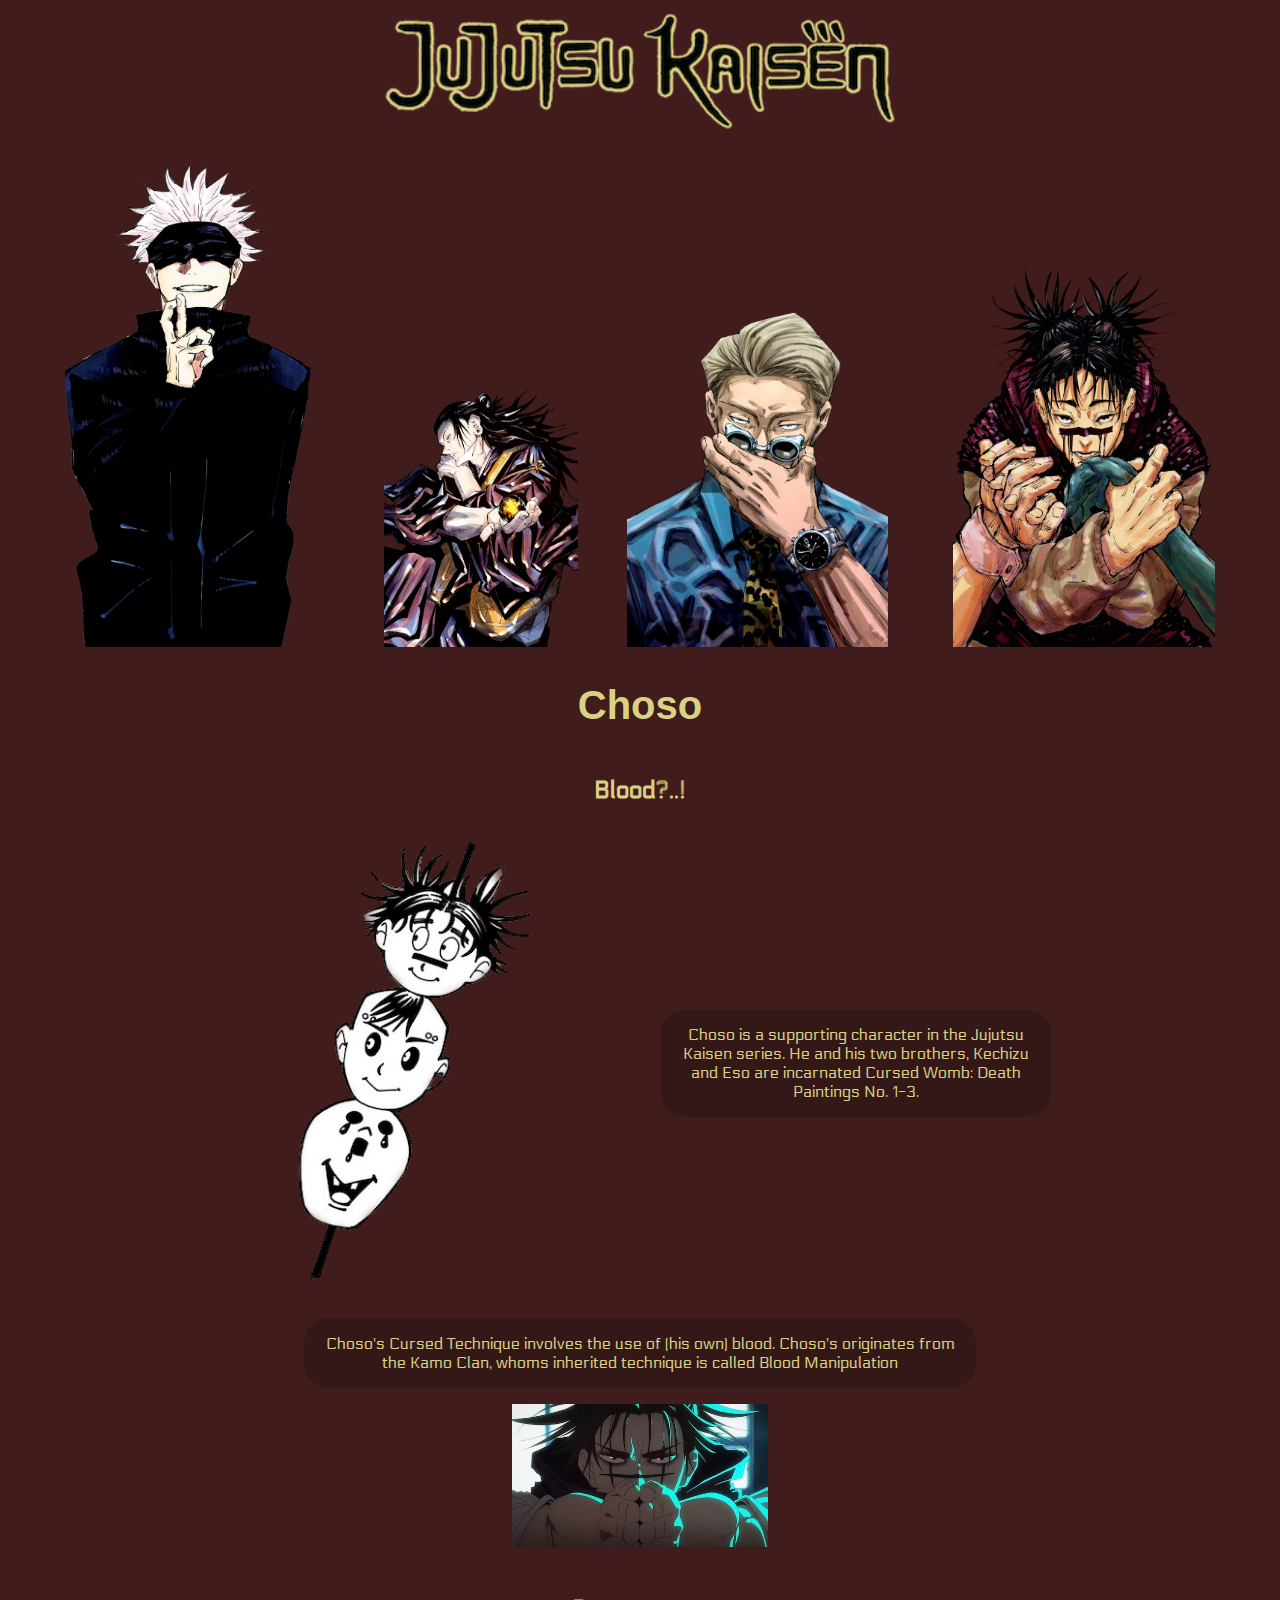
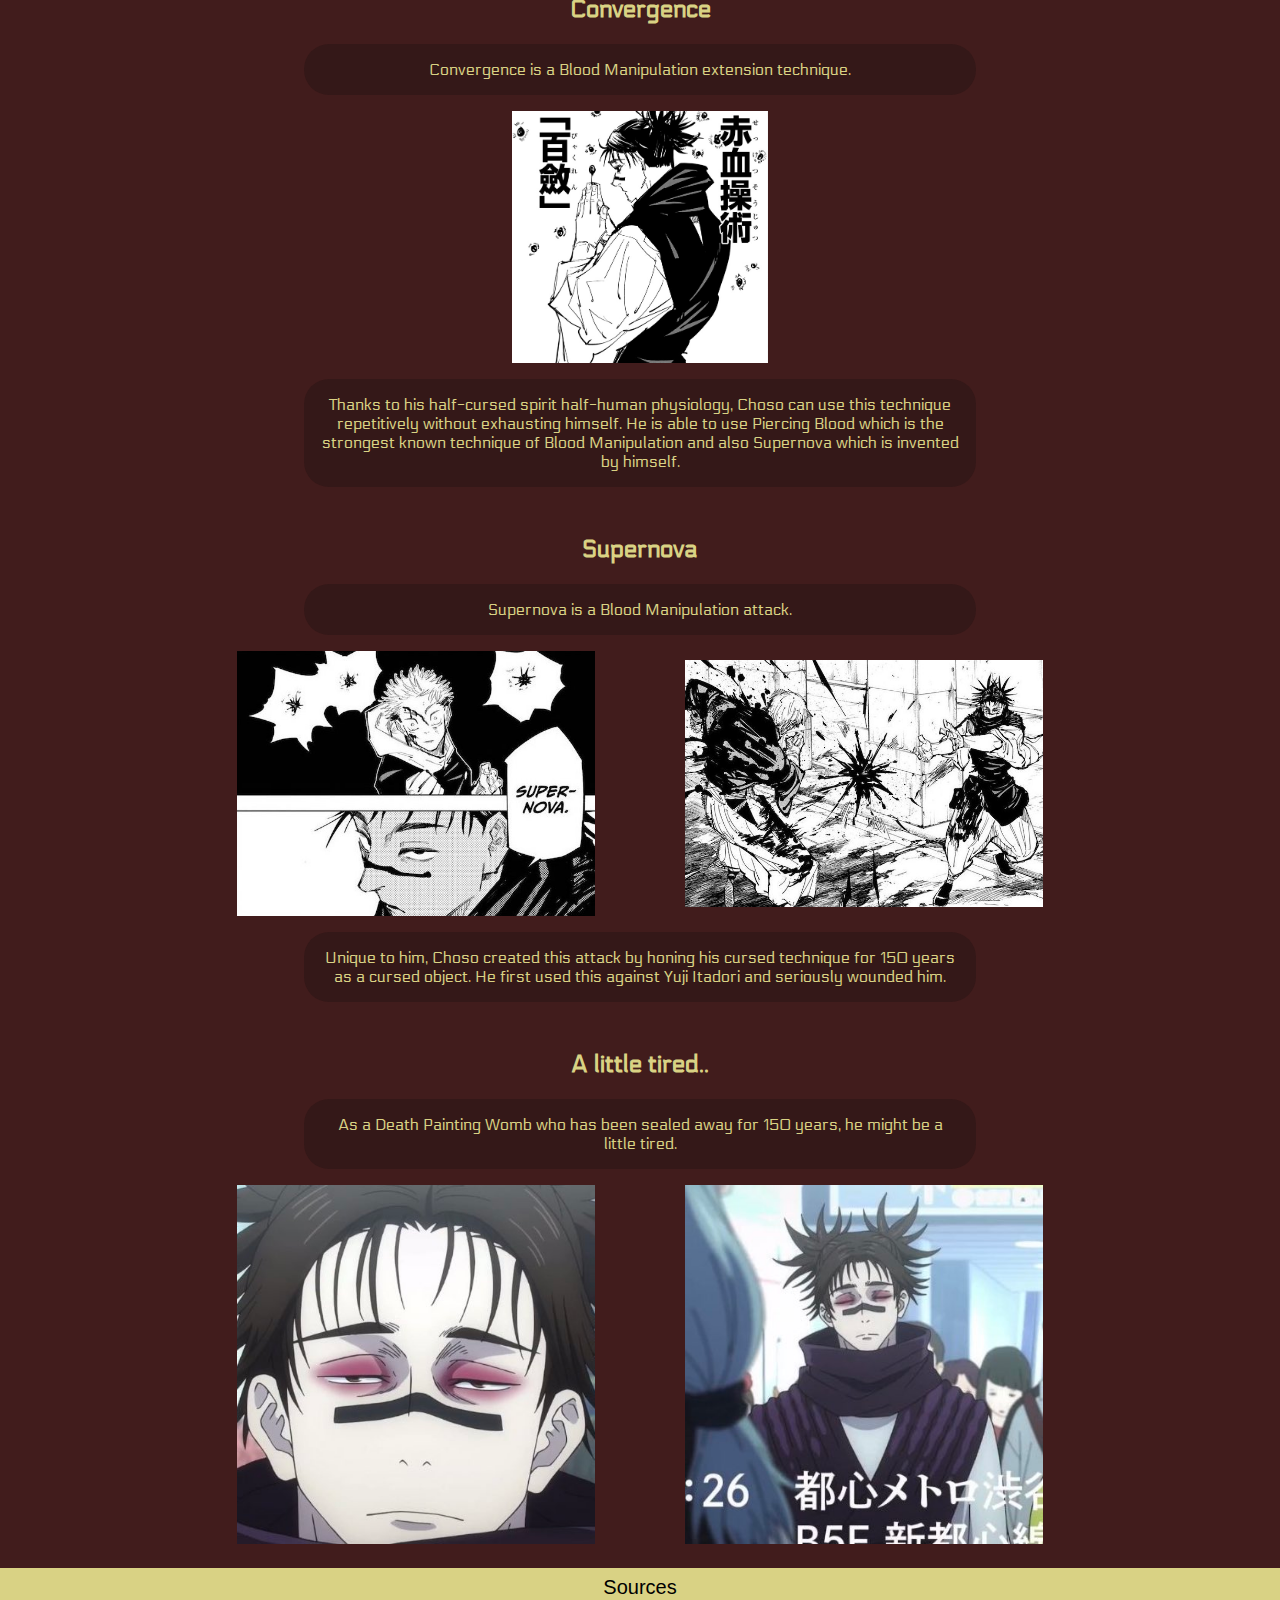
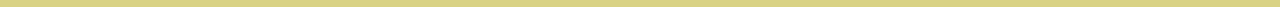
<file: choso.html>
<!DOCTYPE html>
<html lang="en">
<head>
    <meta charset="UTF-8">
    <meta name="viewport" content="width=device-width, initial-scale=1.0">
    <title>Jujutsu Kaisen</title>
    <link rel="stylesheet" href="style/style.css">
    <link rel="icon" type="image/png" href="images/jujutsu_logo_copy.png">
</head>

<body id="choso">
    <header>
        <a href="index.html"><img src="images/jujutsu_kaisen_logo-copy.png" alt="Jujutsu Kaisen logo">Home</a>
    </header>

    <nav>
        <ul>
            <li><a href="gojo.html"><img src="images/satoru_gojo_.png" alt="Gojo Satoru">Gojo</a></li>
            <li><a href="geto.html"><img src="images/suguru_geto.png" alt="Geto Suguru">Geto</a></li>
            <li><a href="nanami.html"><img src="images/kento_nanami.png" alt="Nanami Kento">Nanami</a></li>
            <li><a href="choso.html"><img src="images/choso.png" alt="Choso">Choso</a></li>
        </ul>          
    </nav>

    <main>    
        <h1>Choso</h1>
        <section>
            <h2>Blood?..!</h2>
            <div>
                <img src="images/chosobrothers.png" alt="Choso and his brothers on a stick chapter 103">
                <p>Choso is a supporting character in the Jujutsu Kaisen series. He and his two brothers, Kechizu and Eso are incarnated Cursed Womb: Death Paintings No. 1-3.</p>
            </div>
            <p>Choso's Cursed Technique involves the use of (his own) blood. Choso's originates from the Kamo Clan, whoms inherited technique is called <strong>Blood Manipulation</strong></p>
            <img src="images/chosoct.jpeg" alt="Choso Cursed Technique manga panel">
        </section>

        <section>
            <h2>Convergence</h2>
            <p>Convergence is a Blood Manipulation extension technique.</p>
            <img src="images/chosoconvergence.jpeg" alt="Choso using Convergence">
            <p>Thanks to his half-cursed spirit half-human physiology, Choso can use this technique repetitively without exhausting himself. He is able to use Piercing Blood which is the strongest known technique of Blood Manipulation and also Supernova which is invented by himself.</p>
        </section>

        <section>
            <h2>Supernova</h2>
            <p>Supernova is a Blood Manipulation attack.</p>
            <div>
                <img src="images/chososupernovatwo.jpg" alt="Choso using Supernova against Itadori">
                <img src="images/chososupernovaone.jpg" alt="Choso using Supernova against Naoya">
            </div>
            <p>Unique to him, Choso created this attack by honing his cursed technique for 150 years as a cursed object. He first used this against Yuji Itadori and seriously wounded him.</p>
        </section>

        <section>
            <h2>A little tired..</h2>
            <p>As a Death Painting Womb who has been sealed away for 150 years, he might be a little tired.</p>
            <div>
                <img src="images/chosotiredone.jpg" alt="Choso sleepy">
                <img src="images/chosotiredtwo.jpg" alt="Choso Sleepy">
            </div>
        </section>
    </main>

    <footer>
        <a href="sources.html">Sources</a>
    </footer>
</body>
</html>
</file>
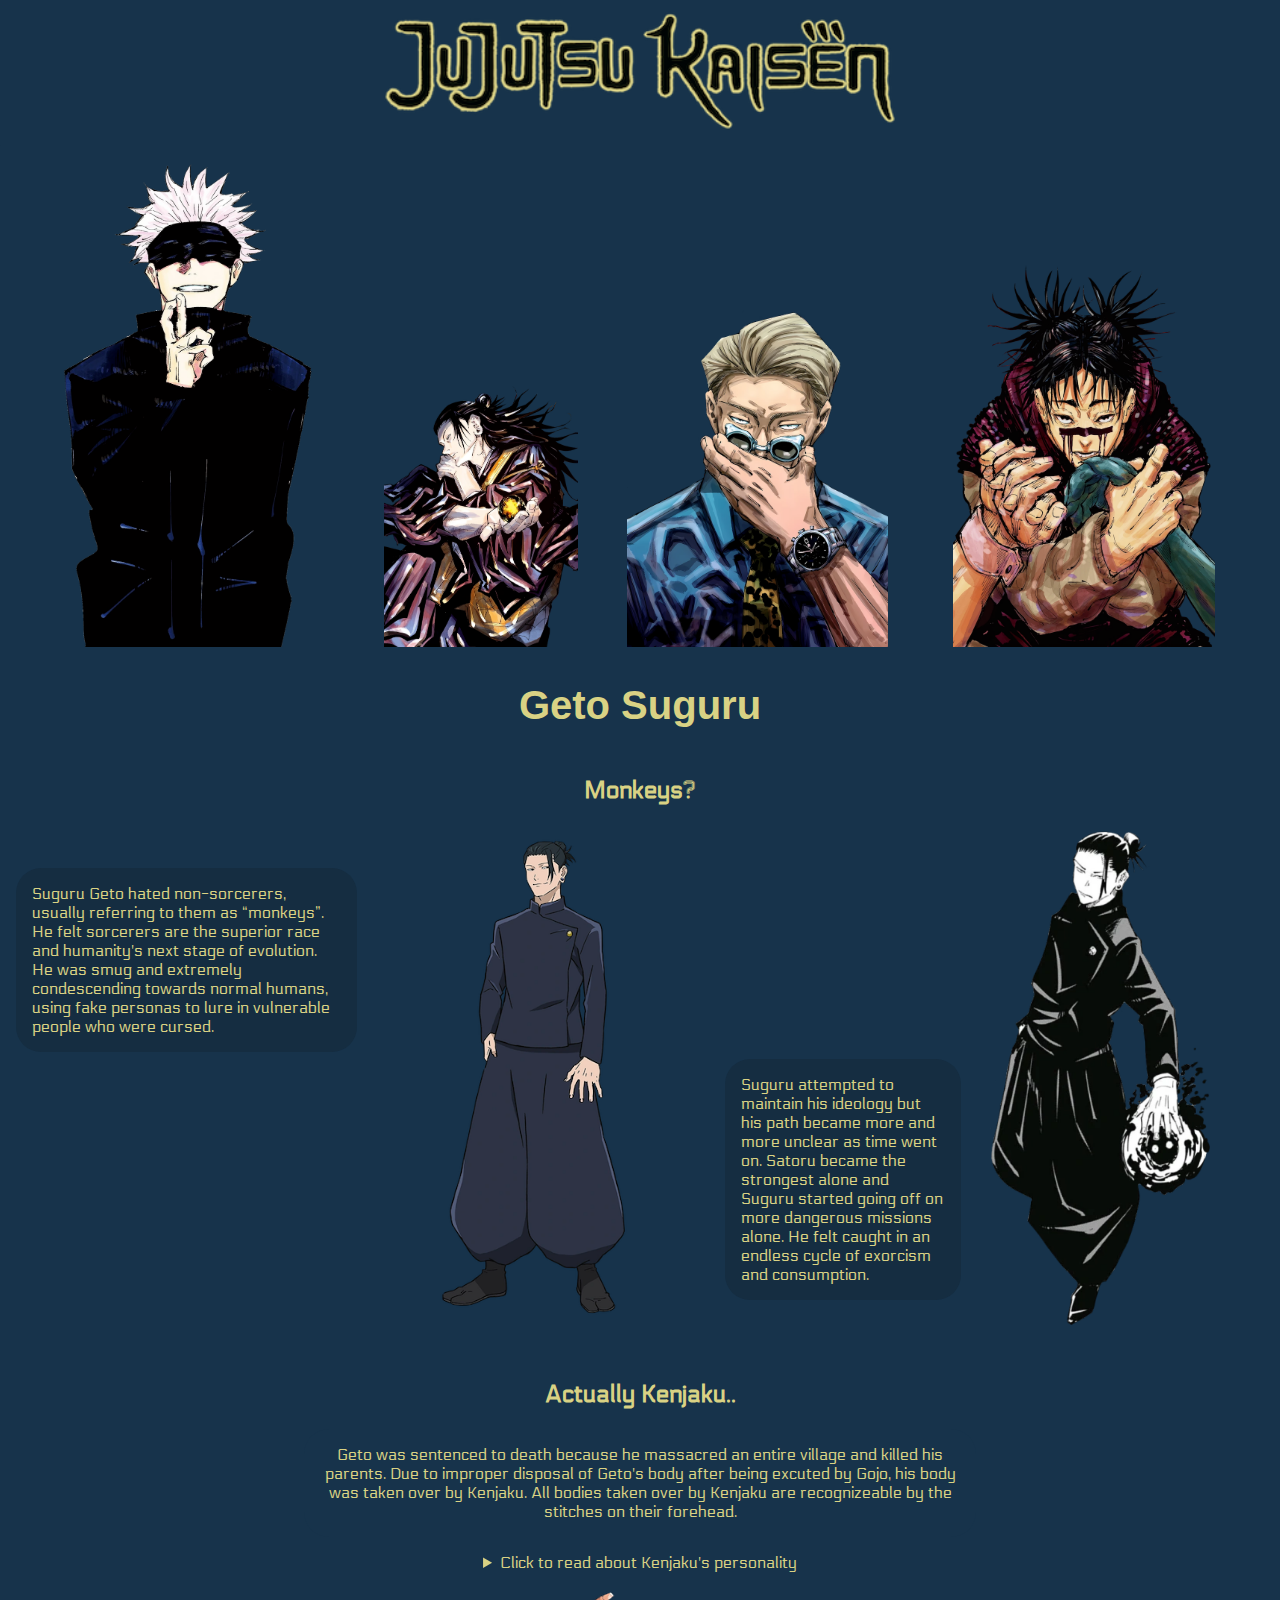
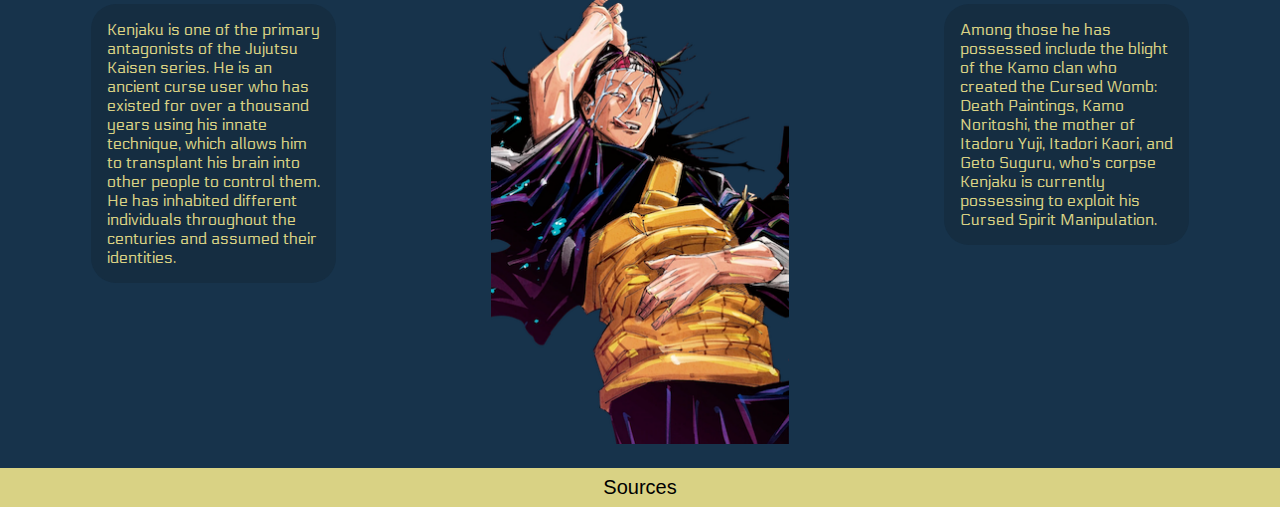
<file: geto.html>
<!DOCTYPE html>
<html lang="en">
<head>
    <meta charset="UTF-8">
    <meta name="viewport" content="width=device-width, initial-scale=1.0">
    <title>Jujutsu Kaisen</title>
    <link rel="stylesheet" href="style/style.css">
    
    <link rel="icon" type="image/png" href="images/jujutsu_logo_copy.png">

<body id="geto">
    <header>
        <a href="index.html"><img src="images/jujutsu_kaisen_logo-copy.png" alt="Jujutsu Kaisen logo">Home</a>
    </header>

    <nav>
        <ul>
            <li><a href="gojo.html"><img src="images/satoru_gojo_.png" alt="Gojo Satoru">Gojo</a></li>
            <li><a href="geto.html"><img src="images/suguru_geto.png" alt="Geto Suguru">Geto</a></li>
            <li><a href="nanami.html"><img src="images/kento_nanami.png" alt="Nanami Kento">Nanami</a></li>
            <li><a href="choso.html"><img src="images/choso.png" alt="Choso">Choso</a></li>
        </ul>          
    </nav>

    <main> 
        <h1>Geto Suguru</h1>
        <section>
            <h2>Monkeys?</h2>
            <div class="outer-box">
                <div class="inner-box-one">
                    <div class="width-p"><p>Suguru Geto hated non-sorcerers, usually referring to them as <q>monkeys</q>. He felt sorcerers are the superior race and humanity's next stage of evolution. He was smug and extremely condescending towards normal humans, using fake personas to lure in vulnerable people who were cursed.</p></div>
                    <div><img src="images/suguruteenanime.png" alt="Geto Character design anime"></div>
                </div>
                <div class="inner-box-two">
                    <div class="width-p"><p>Suguru attempted to maintain his ideology but his path became more and more unclear as time went on. Satoru became the strongest alone and Suguru started going off on more dangerous missions alone. He felt caught in an endless cycle of exorcism and consumption.</p></div>
                    <div><img src="images/suguru_geto_teen.png" alt="Geto Character design manga"></div>
                </div>
            </div>
        </section>

        <section>
            <h2>Actually Kenjaku..</h2>
            <p class="no-backgroundcolor">Geto was sentenced to death because he massacred an entire village and killed his parents. Due to improper disposal of Geto's body after being excuted by Gojo, his body was taken over by Kenjaku. All bodies taken over by Kenjaku are recognizeable by the stitches on their forehead.</p>
            <details>
                <summary>Click to read about Kenjaku's personality</summary>
                <p>While Kenjaku is uncaring and aloof when it comes to things that disinterest him, he's very talkative when it comes to himself or his interests. Kenjaku has a habit of going on long monologues and enjoys drawing out small talk without anyone, even his enemies. This can vary from casually educating someone on the state of the world or ruthlessly taunting his opponents. Kenjaku's demeanor is often optimistic and outspoken, but it carries an aura of condescension, which often infuriates those he is talking to, even his allies.</p>
                <img src="images/kenjakulol.jpeg" alt="Kenjaku trolling Jogo">
                <p>Uraume in particular finds Kenjaku annoying and doesn't enjoy his company at all despite them being longtime comrades. Kenjaku is unapologetically arrogant because he possesses skills that back it up. This empowers him to carry his aura of superiority into dangerous situations. He will attack and severely injure someone all while casually explaining his ideals, goals, or abilities as if he's educating them. Even when faced with Gojo, Kenjaku made jokes and casually taunted him as if Gojo didn't confront him with the intent to kill.</p>
            </details>
            <div>
                <div><p>Kenjaku is one of the primary antagonists of the Jujutsu Kaisen series. He is an ancient curse user who has existed for over a thousand years using his innate technique, which allows him to transplant his brain into other people to control them. He has inhabited different individuals throughout the centuries and assumed their identities.</p></div>
                <div><img src="images/kenjaku.png" alt="Kenjaku"></div>
                <div><p>Among those he has possessed include the blight of the Kamo clan who created the Cursed Womb: Death Paintings, Kamo Noritoshi, the mother of Itadoru Yuji, Itadori Kaori, and Geto Suguru, who's corpse Kenjaku is currently possessing to exploit his Cursed Spirit Manipulation.</p></div>
            </div>
        </section>
    </main>

    <footer>
        <a href="sources.html">Sources</a> 
    </footer>
</body>
</html>
</file>
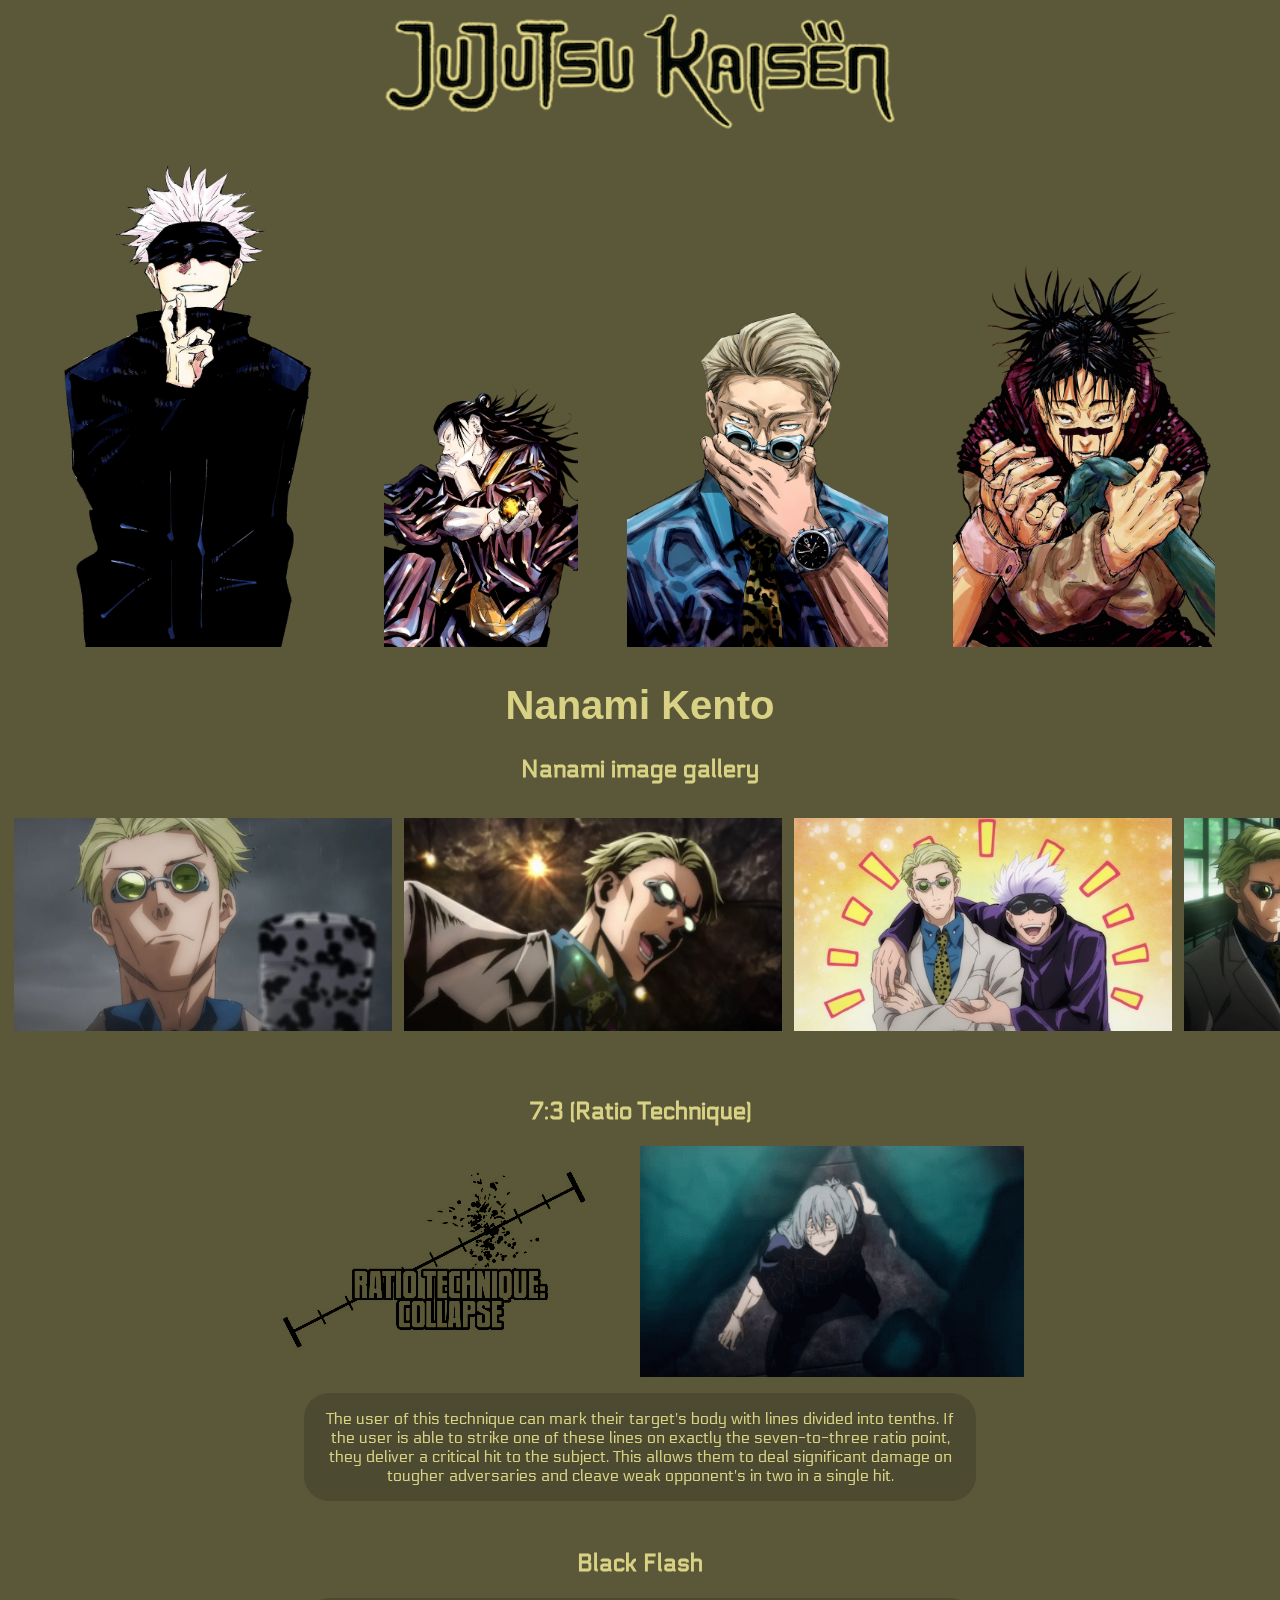
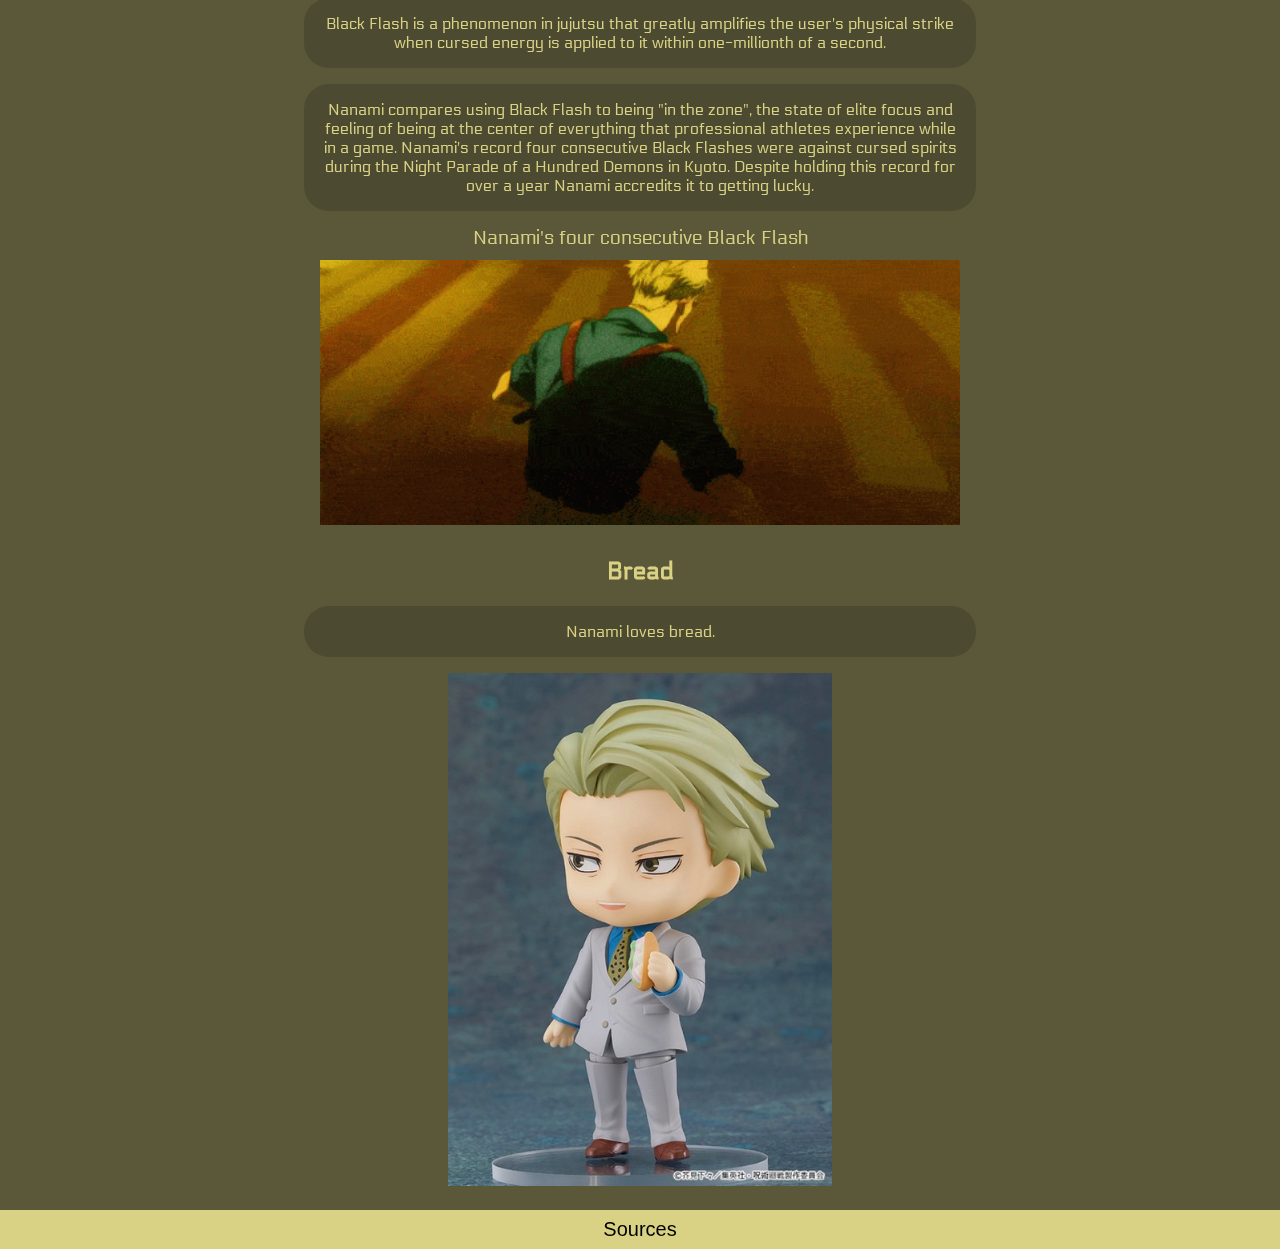
<file: nanami.html>
<!DOCTYPE html>
<html lang="en">
<head>
    <meta charset="UTF-8">
    <meta name="viewport" content="width=device-width, initial-scale=1.0">
    <title>Jujutsu Kaisen</title>
    <link rel="stylesheet" href="style/style.css">
    <link rel="icon" type="image/png" href="images/jujutsu_logo_copy.png">
</head>

<body id="nanami">
    <header>
        <a href="index.html"><img src="images/jujutsu_kaisen_logo-copy.png" alt="Jujutsu Kaisen logo">Home</a>
    </header>

    <nav>
        <ul>
            <li><a href="gojo.html"><img src="images/satoru_gojo_.png" alt="Gojo Satoru">Gojo</a></li>
            <li><a href="geto.html"><img src="images/suguru_geto.png" alt="Geto Suguru">Geto</a></li>
            <li><a href="nanami.html"><img src="images/kento_nanami.png" alt="Nanami Kento">Nanami</a></li>
            <li><a href="choso.html"><img src="images/choso.png" alt="Choso">Choso</a></li>
        </ul>          
    </nav>

    <main>        
        <section>
            <h1>Nanami Kento</h1>
        </section>

        <section>
            <h2>Nanami image gallery</h2>
            <div>
                <img src="images/nanamione.jpeg" alt="Nanami with his blade">
                <img src="images/nanamitwo.jpeg" alt="Nanami explaining his Cursed Technique">
                <img src="images/nanamithree.jpeg" alt="Nanami with Gojo">
                <img src="images/nanamifour.jpeg" alt="Nanami with Gojo">
                <img src="images/nanamifive.jpeg" alt="Nanami with Itadori">
                <img src="images/nanamisix.jpeg" alt="Teen Nanami with Haibara">
            </div>   
        </section>

        <section>
            <h2>7:3 (Ratio Technique)</h2>
            <div>
                <img src="images/ratiotechnique_.jpg" alt="Ratio Technique manga panel">
                <img src="images/nanami-nanami-kento.gif" alt="Nanami using Ratio Technique against Mahito">
            </div>
            <p>The user of this technique can mark their target's body with lines divided into tenths. If the user is able to strike one of these lines on exactly the seven-to-three ratio point, they deliver a critical hit to the subject. This allows them to deal significant damage on tougher adversaries and cleave weak opponent's in two in a single hit.
            </p>
        </section>

        <section>
            <h2>Black Flash</h2>
            <p>Black Flash is a phenomenon in jujutsu that greatly amplifies the user's physical strike when cursed energy is applied to it within one-millionth of a second.</p>
            <p>Nanami compares using Black Flash to being "in the zone", the state of elite focus and feeling of being at the center of everything that professional athletes experience while in a game. Nanami's record four consecutive Black Flashes were against cursed spirits during the Night Parade of a Hundred Demons in Kyoto. Despite holding this record for over a year Nanami accredits it to getting lucky.</p>
            <h3><strong>Nanami's four consecutive Black Flash</strong></h3>
            <img src="images/nanamiblackflash.gif" alt="Nanami's four consecutive Black Flash">
        </section>

        <section>
            <h2>Bread</h2>
            <p>Nanami loves bread.</p>
            <img src="images/nanamibread.jpeg" alt="Nanami Nendo holding bread">
        </section>
    </main>

    <footer>
        <a href="sources.html">Sources</a>
    </footer>
</body>
</html>
</file>
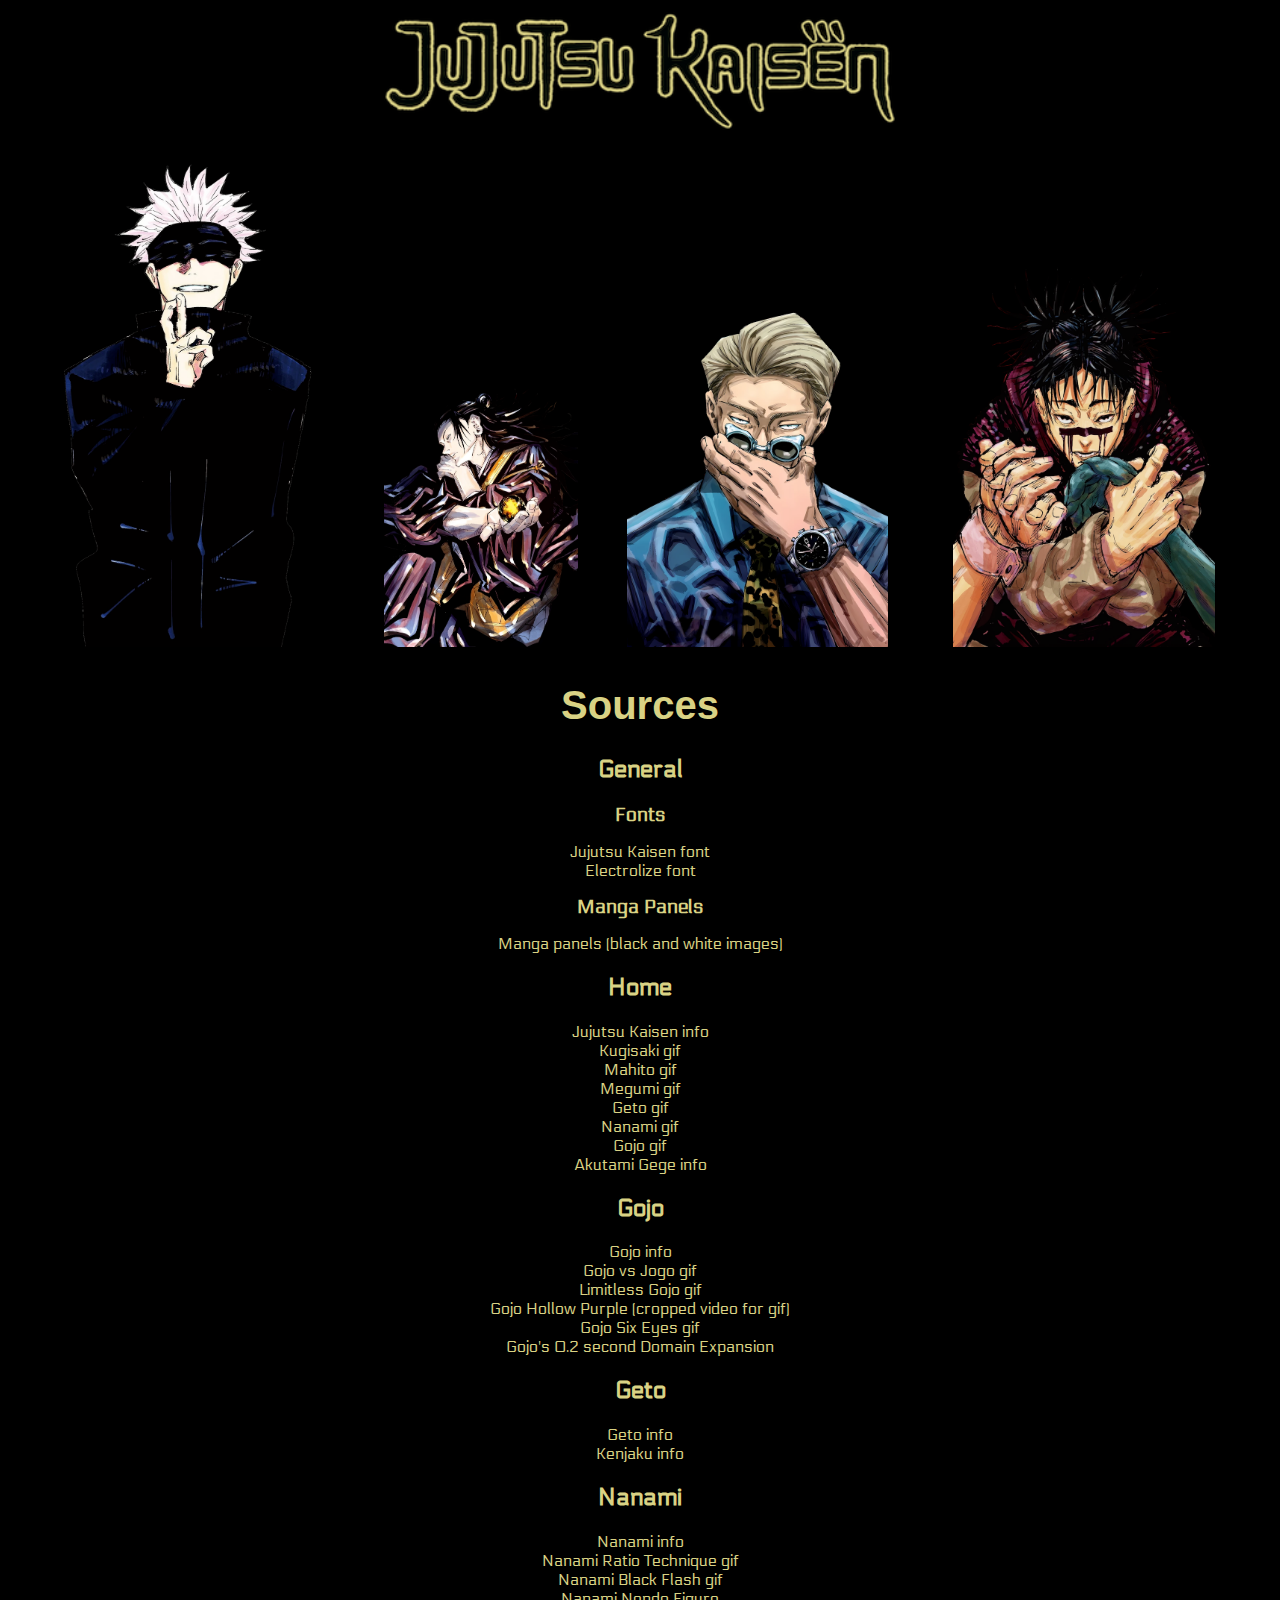
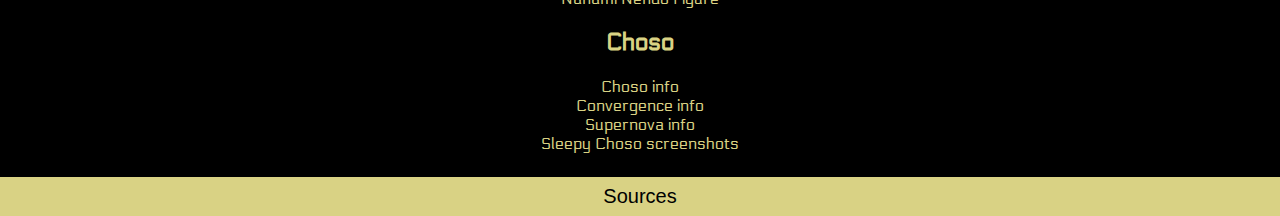
<file: sources.html>
<!DOCTYPE html>
<html lang="en">
<head>
    <meta charset="UTF-8">
    <meta name="viewport" content="width=device-width, initial-scale=1.0">
    <title>Jujutsu Kaisen</title>
    <link rel="stylesheet" href="style/style.css">
    <link rel="icon" type="image/png" href="images/jujutsu_logo_copy.png">
</head>

<body id="sources">
    <header>
        <a href="index.html"><img src="images/jujutsu_kaisen_logo-copy.png" alt="Jujutsu Kaisen logo">Home</a>
    </header>

    <nav>
        <ul>
            <li><a href="gojo.html"><img src="images/satoru_gojo_.png" alt="Gojo Satoru">Gojo</a></li>
            <li><a href="geto.html"><img src="images/suguru_geto.png" alt="Geto Suguru">Geto</a></li>
            <li><a href="nanami.html"><img src="images/kento_nanami.png" alt="Nanami Kento">Nanami</a></li>
            <li><a href="choso.html"><img src="images/choso.png" alt="Choso">Choso</a></li>
        </ul>          
    </nav>


    <main>
        <h1>Sources</h1>
        <section>
            <h2>General</h2>
            <h3>Fonts</h3>
            <ul>
                <li><a href="https://www.fontget.com/font/jujutsu-kaisen/">Jujutsu Kaisen font</a></li>
                <li><a href="https://fonts.google.com/specimen/Electrolize?preview.size=22">Electrolize font</a></li>
            </ul>
            <h3>Manga Panels</h3>
            <ul>
                <li><a href="https://mangaplus.shueisha.co.jp/titles/100034">Manga panels (black and white images)</a></li>
            </ul>
        </section>

        <section>
            <h2>Home</h2>
            <ul>
                <li><a href="https://jujutsu-kaisen.fandom.com/wiki/Jujutsu_Kaisen_Wiki">Jujutsu Kaisen info</a></li>
                <li><a href="https://tenor.com/nl/view/kugisaki-kugisaki-nobara-jujutsu-kaisen-cursed-technique-itadori-yuji-gif-25702259">Kugisaki gif</a></li>
                <li><a href="https://jujutsu-kaisen.fandom.com/wiki/Junpei_Yoshino?file=Mahito_transfigures_Junpei.gif">Mahito gif</a></li>
                <li><a href="https://josukkes.tumblr.com/post/631097852084568064/fushiguro-megumis-demon-dogs-jujutsu-kaisen-ep1">Megumi gif</a></li>
                <li><a href="https://tenor.com/nl/view/geto-suguru-geto-jujutsu-kaisen-jujutsu-kaisen-season-2-jujutsu-kaisen-2-gif-4445689935808944491">Geto gif</a></li>
                <li><a href="https://tenor.com/nl/view/jujutsu-kaisen-nanami-kento-nanami-jujutsu-kaisen-gif-19476529?utm_source=share-button&utm_medium=Social&utm_content=pinterest">Nanami gif</a></li>
                <li><a href="https://tenor.com/nl/view/jjk-jujutsu-kaisen-gojo-limitless-infinity-gif-20560394">Gojo gif</a></li>
                <li><a href="https://jujutsu-kaisen.fandom.com/wiki/Gege_Akutami">Akutami Gege info</a></li>
            </ul>
        </section>

        <section>
            <h2>Gojo</h2>
            <ul>
                <li><a href="https://jujutsu-kaisen.fandom.com/wiki/Satoru_Gojo">Gojo info</a></li>
                <li><a href="https://tenor.com/nl/view/jujutsu-kaisen-jujutsu-kaisen-gojo-satoru-vs-jogo-gojo-gif-19199327">Gojo vs Jogo gif</a></li>
                <li><a href="https://tenor.com/nl/view/limitless-gojo-jujutsu-kaisen-gif-24581978">Limitless Gojo gif</a></li>
                <li><a href="https://www.youtube.com/watch?v=681CSNWNubk&ab_channel=OtakuGaming">Gojo Hollow Purple (cropped video for gif)</a></li>
                <li><a href="https://allbluesanji.tumblr.com/post/726066480363536384">Gojo Six Eyes gif</a></li>
                <li><a href="https://www.youtube.com/watch?v=7C8VrTJr9qU&ab_channel=Animeiko">Gojo's 0.2 second Domain Expansion</a></li>
            </ul>
        </section>

        <section>
            <h2>Geto</h2>
            <ul>
                <li><a href="https://jujutsu-kaisen.fandom.com/wiki/Suguru_Geto">Geto info</a></li>
                <li><a href="https://jujutsu-kaisen.fandom.com/wiki/Kenjaku">Kenjaku info</a></li>
            </ul>
            
        </section>

        <section>
            <h2>Nanami</h2>
            <ul>
                <li><a href="https://jujutsu-kaisen.fandom.com/wiki/Kento_Nanami">Nanami info</a></li>
                <li><a href="https://tenor.com/nl/view/nanami-nanami-kento-jujutsu-jujutsu-kaisen-ratio-technique-gif-25814342">Nanami Ratio Technique gif</a></li>
                <li><a href="https://tenor.com/nl/view/nanami-slash-jujutsu-kaisen0-jjk0-kento-nanami-gif-24409624">Nanami Black Flash gif</a></li>
                <li><a href="https://www.goodsmile.info/en/product/12289/Nendoroid+Kento+Nanami.html?utm_term=GoodSmile_US&utm_content=NendoroidKentoNanami&utm_campaign=fe4b5554770640cba6a52a34a5c58ac9-755974370&utm_medium=twitter&utm_source=social">Nanami Nendo Figure</a></li>
            </ul>
        </section>

        <section>
            <h2>Choso</h2>
            <ul>
                <li><a href="https://jujutsu-kaisen.fandom.com/wiki/Choso">Choso info</a></li>
                <li><a href="https://jujutsu-kaisen.fandom.com/wiki/Convergence">Convergence info</a></li>
                <li><a href="https://jujutsu-kaisen.fandom.com/wiki/Supernova">Supernova info</a></li>
                <li><a href="https://www.crunchyroll.com/watch/GK9U3DEMN/pandemonium">Sleepy Choso screenshots</a></li>
            </ul>
        </section>

    </main>

    <footer>
        <a href="sources.html">Sources</a>
    </footer>
</body>
</html>
</file>
<file: style/style.css>
@font-face {
    font-family: 'jujutsu kaisen';
    src:url('../fonts/jujutsukaisen.woff2') format('woff2'),
        url('../fonts/jujutsukaisen.woff') format('woff');
    font-weight: normal;
    font-style: normal;
}

@font-face {
    font-family: 'electrolize';
    src:url('../fonts/electrolize.woff2') format('woff2');
    font-weight: normal;
    font-style: normal;
}

body {
    margin: 0;
    background-color: black;
    color: rgba(217,210,132,129);
}

header img {
    display: block;
    margin-left: auto;
    margin-right: auto;
    width: 40%;
    transition: all .2s ease-in-out;
}

header img:hover, footer a:hover {
    transform: scale(1.1);
}

/* https://www.w3schools.com/howto/howto_css_shake_image.asp */
nav img:hover {
    animation: shake 0.5s;
    animation-iteration-count: infinite;
}

/* https://www.w3schools.com/howto/howto_css_shake_image.asp */
@keyframes shake {
    0% { transform: translate(1px, 1px) rotate(0deg); }
    10% { transform: translate(-1px, -2px) rotate(-1deg); }
    20% { transform: translate(-3px, 0px) rotate(1deg); }
    30% { transform: translate(3px, 2px) rotate(0deg); }
    40% { transform: translate(1px, -1px) rotate(1deg); }
    50% { transform: translate(-1px, 2px) rotate(-1deg); }
    60% { transform: translate(-3px, 1px) rotate(0deg); }
    70% { transform: translate(3px, 1px) rotate(-1deg); }
    80% { transform: translate(-1px, -1px) rotate(1deg); }
    90% { transform: translate(1px, 2px) rotate(0deg); }
    100% { transform: translate(1px, -2px) rotate(-1deg); }
}

header a, nav a {
    color: black;
    font-size: 0.1px;
}

nav ul {
    display: flex;
    align-items: end;
    margin-left: 4.5%;
    margin-bottom: 2em;
}

nav ul li a {
    text-decoration: none;
}

nav ul li img {
    width: 80%;
}

h1 {
    font-family: 'jujutsu kaisen', 'Gill Sans', 'Gill Sans MT', 'Trebuchet MS', sans-serif;
    font-size: 2.5em;
    text-align: center;
}

h2 {
    font-family: 'electrolize', 'Gill Sans', 'Gill Sans MT', 'Trebuchet MS', sans-serif;
    text-align: center;
    font-size: 1.5em;
}

h3 {
    font-family: 'electrolize', 'Gill Sans', 'Gill Sans MT', 'Trebuchet MS', sans-serif;
    text-align: center;
    font-size: 1.2em;
    margin: 0.563em;
}

p {
    font-family: 'electrolize', 'Gill Sans', 'Gill Sans MT', 'Trebuchet MS', sans-serif;
    font-size: 1em;
}

strong {
    font-size: 1em;
    font-weight: normal;
}

ul {
    list-style: none;
    padding-inline-start: 0;
}

footer {
    border: 0.125em;
    padding: 0.5em;
    background-color: rgba(217,210,132,129);
    margin-top: 1.5em;
}

footer a {
    color: black;
    font-family: 'jujutsu kaisen', 'Gill Sans', 'Gill Sans MT', 'Trebuchet MS', sans-serif;
    font-size: 1.25em;
    display: flex;
    align-items: center;
    justify-content: center;
    text-decoration: none;
    transition: all .2s ease-in-out;
}

body#home h2, body#home h3, body#gojo h2, body#gojo h3, body#geto h2, body#choso h2 {
    margin-top: 2em;
}

body#home img {
    margin-top: 0;
}

body#home p, body#gojo p, body#nanami p, body#choso p, body#geto section:nth-child(3) p, body#sources p {
    margin-left: auto;
    margin-right: auto;
    width: 50%;
    text-align: center;
}

body#home main section ul {
    display: flex;
    justify-content: space-evenly;
    min-width: 50%;
}

body#home main section ul li {
    font-family: 'jujutsu kaisen', 'Gill Sans', 'Gill Sans MT', 'Trebuchet MS', sans-serif;
    font-size: 1.5em;
}

body#home main img {
    width:16.5%;
}

body#home main section:nth-child(3) img {
    width:13%;
}

body#home section div {
    display: flex;
    justify-content: space-evenly;
    align-items: center;
}

body#home .gif {
    display: block;
    width: 30%;
    margin-left: auto;
    margin-right: auto;
    margin-bottom: 2em;
    padding: 1em;
    border: thick double rgba(217,210,132,129);
}

body#gojo {
    background-color: rgb(53, 39, 60);
}

body#gojo p {
    background-color: rgb(43, 30, 49);
}

body#gojo p, body#geto p, body#nanami p, body#choso p {
    border-radius: 1.563em;
    height: fit-content;
    padding: 1em
}

body#gojo header a, body#gojo nav a{
    color: rgb(53, 39, 60);
}

body#gojo main div div, body#gojo main section div  {
    display: flex;
    align-items: center;
    justify-content: center;
}

body#gojo main section div img {
    width: 20%;
    height: fit-content;
    margin: 0;
}

@media (max-width: 800px) {
    body#gojo main section div img {
        width: 50%;
    }
}

body#gojo section img, body#gojo video {
    display: block;
    width: 30%;
    margin-left: auto;
    margin-right: auto;
}

@media (max-width: 800px) {
    body#gojo video, body#gojo section img {
        width: 70%;
    }
}

body#geto, body#geto .no-backgroundcolor {
    background-color: rgb(23, 51, 75);
}

body#geto header a, body#geto nav a {
    color: rgb(23, 51, 75);
}

body#geto p {
    background-color: rgb(21, 45, 65);
}

body#geto .outer-box {
    width: 95%;
    display: flex;
    align-items: center;
    justify-content: center;
    margin-bottom: 2em;
}

body#geto .inner-box-one {
    width: 70%;
    display: flex;
    align-items: start;
}

body#geto .inner-box-two {
    width: 50%;
    display: flex;
    align-items: end;
}

body#geto .inner-box-one img, body#geto .inner-box-two img {
    width: 100%;
}

body#geto .width-p {
    margin: 1em;
    width: 60%;
}

@media (max-width: 800px) {
    body#geto .outer-box {
      flex-direction: column;
    }
}

@media (max-width: 800px) {
    body#geto .inner-box-one, body#geto .inner-box-two {
        flex-direction: column;
        width: 100%;
    }
}

body#geto section:nth-child(3) div {
    display: flex;
    width: 100%;
    height: fit-content;
}

body#geto section:nth-child(3) div img {
    display: block;
    margin-left: auto;
    margin-right: auto;
    width: 70%;
}

body#geto section:nth-child(3) div p {
    text-align: start;
}

@media (max-width: 800px) {
    body#geto section:nth-child(3) div {
      flex-direction: column;
    }
}

body#geto details {
    font-family: 'electrolize', 'Gill Sans', 'Gill Sans MT', 'Trebuchet MS', sans-serif;
    text-align: center;
    font-size: 1em; 
    margin-bottom: 1em;
}

body#nanami {
    background-color: rgb(91, 88, 57);   
}

body#nanami header a, body#nanami nav a {
    color: rgb(91, 88, 57);
}

/* https://www.w3schools.com/howto/howto_css_image_gallery_scroll.asp */
body#nanami section:nth-child(2) div {
    overflow: auto;
    white-space: nowrap;
    padding: 0.625em;
}

body#nanami section:nth-child(2) div img {
    width: 30%;
    padding: 0.25em;
}

body#nanami p {
    background-color: rgb(76, 74, 49);
}

body#nanami main section:nth-child(3), body#nanami main section:nth-child(4) {
    margin-top: 3em;
}

body#nanami main section:nth-child(3) div, body#choso section:nth-of-type(4) div, body#choso section:nth-of-type(5) div {
    display: flex;
    justify-content: center;
}

body#nanami main section:nth-child(3) div img {
    width: 30%;
}

body#nanami main section:nth-child(3) div img:first-of-type {
    mix-blend-mode: color-burn;
}

body#nanami main section:nth-child(4) img {
    display: block;
    width: 50%;
    margin-left: auto;
    margin-right: auto;
    margin-bottom: 2em;
}

body#nanami main section:last-of-type img {
    display: block;
    width: 30%;
    margin-left: auto;
    margin-right: auto;
}

body#choso {
    background-color: rgb(65, 28, 28);
}

body#choso header a, body#choso nav a {
    color: rgb(65, 28, 28);
}

body#choso p {
    background-color: rgb(52, 24, 24);
}

body#choso section div {
    display: flex; 
    min-width: 50%;
    max-width: 70%;
    align-items: center;
    margin-left: auto;
    margin-right: auto;
}

body#choso section div p {
    width: 40%;
}

body#choso section img {
    display: block;
    width: 20%;
    margin-left: auto;
    margin-right: auto;
}

body#choso section:nth-of-type(4) img, body#choso section:nth-of-type(5) img,body#choso section div img {
    width: 40%;
}

@media (max-width: 800px) {
    body#choso section img {
        width: 50%;
    }
}

body#sources h1, body#sources h2, body#sources h3 {
    align-items: center;
    text-align: center;
}

body#sources main ul li {
    text-align: center;
    width: 50%;
    margin-left: auto;
    margin-right: auto;
}

body#sources main ul li a {
    color: rgba(217,210,132,129);
    font-family: 'electrolize', 'Gill Sans', 'Gill Sans MT', 'Trebuchet MS', sans-serif;
    font-size: 1em;
    text-decoration: none;
}

body#sources main ul li a:hover {
    color: steelblue;
}

body#sources main ul li a:visited {
    color: darkgray;
}

body#sources main ul li a:active {
    color: olive;
}
</file>
